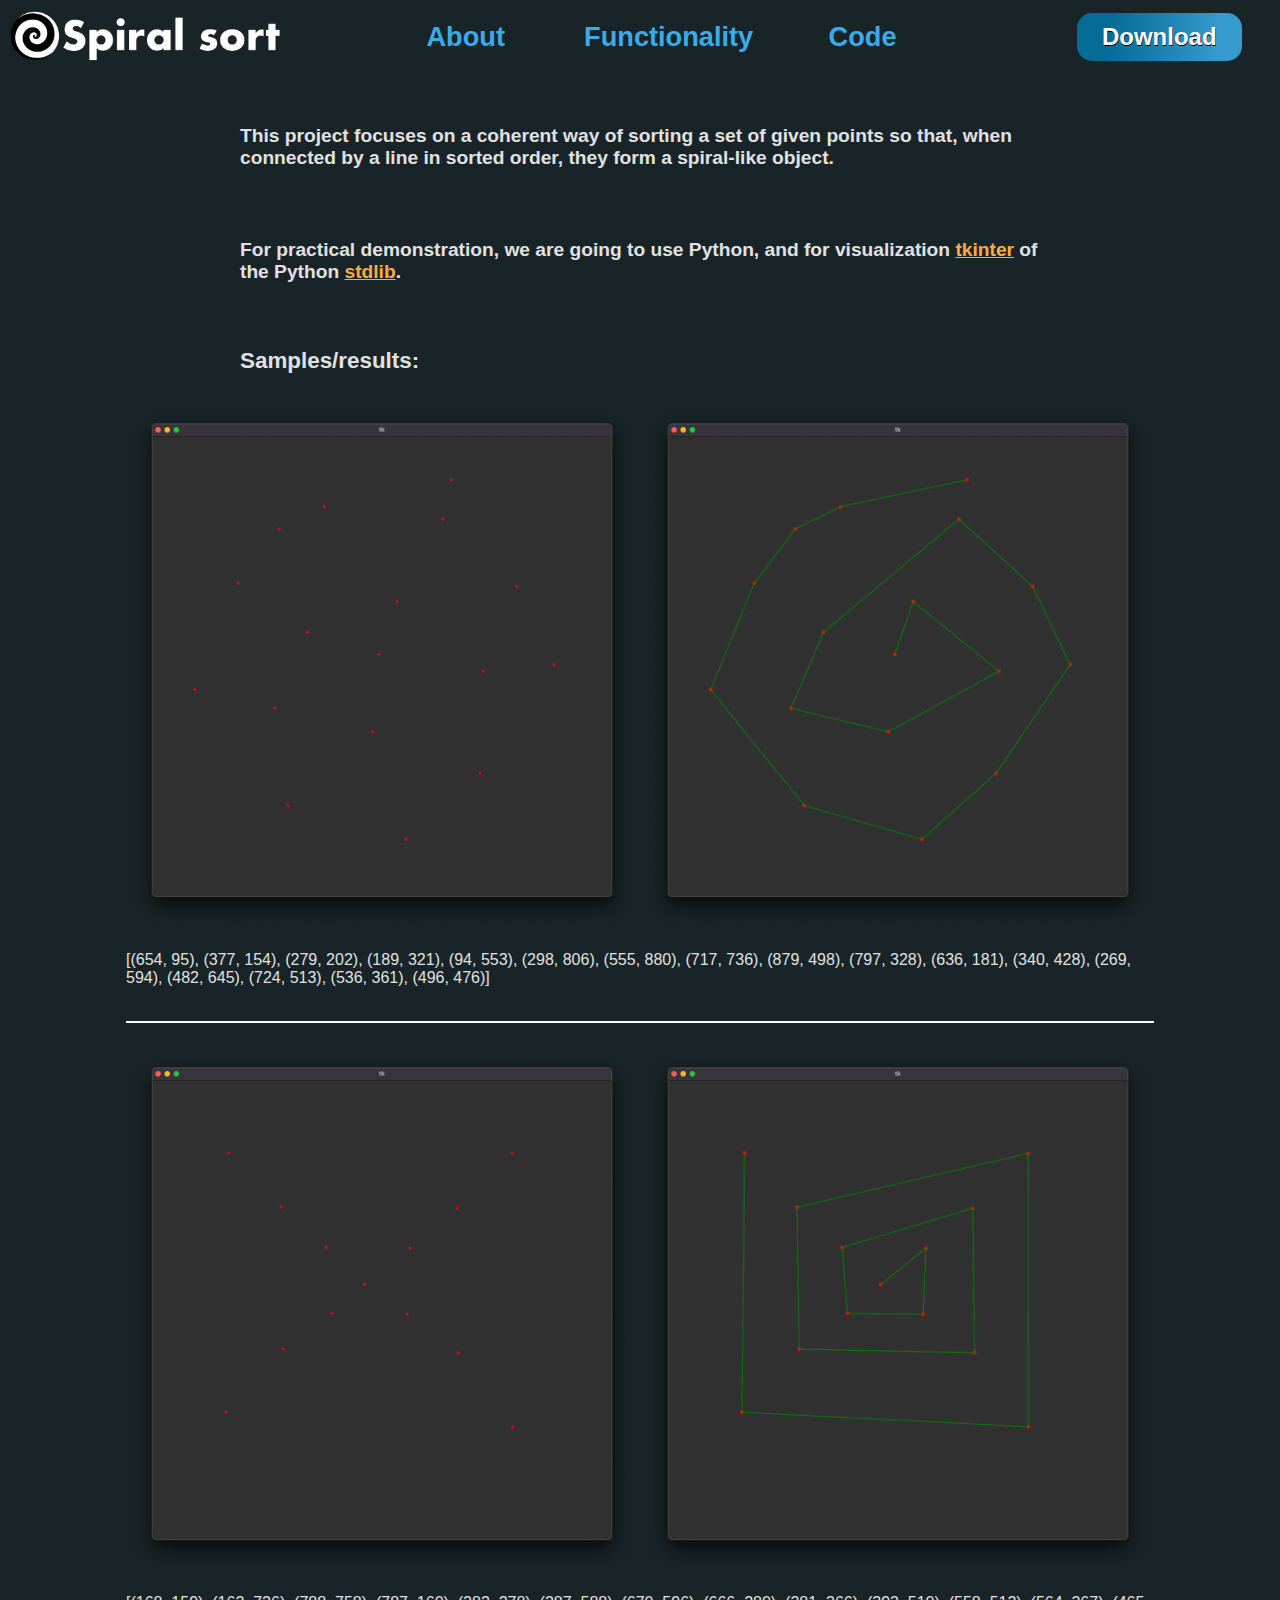
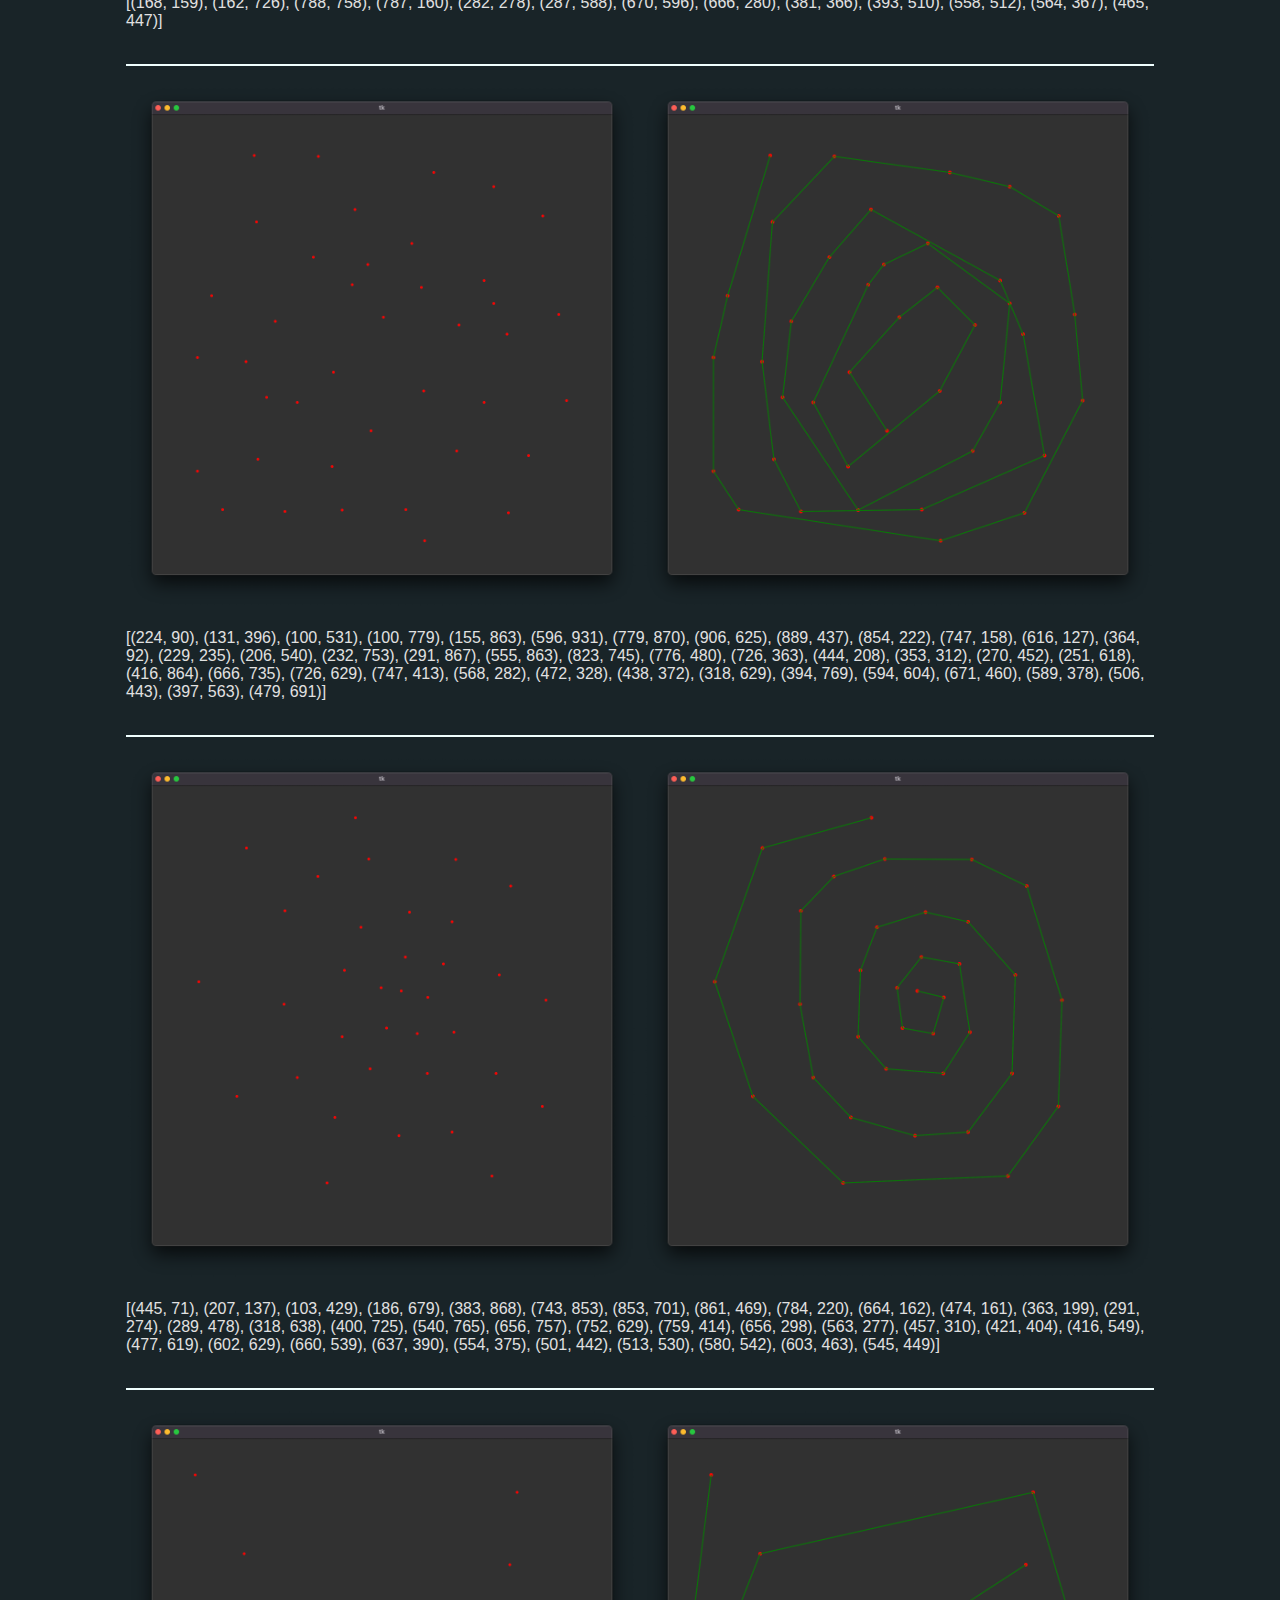
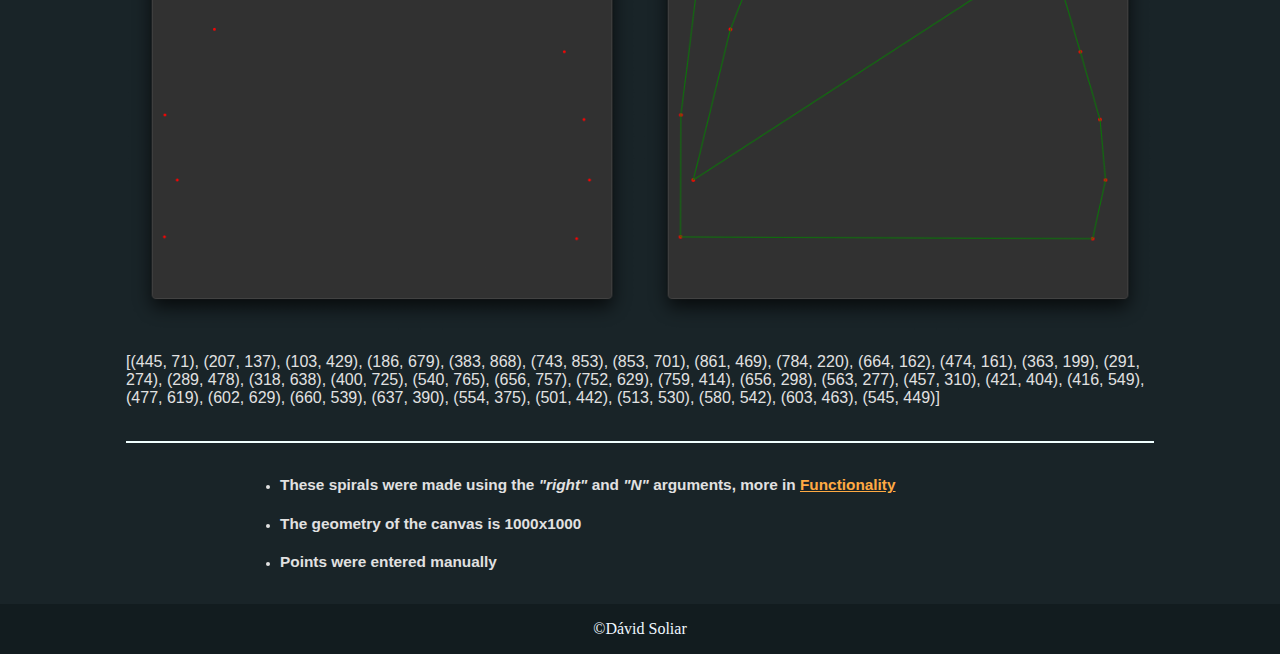
<file: index.html>
<!DOCTYPE html>
<head>
    <title>Spiral sort</title>

    <link rel="stylesheet" href="css/nav.css" type="text/css">
    <link rel="stylesheet" href="css/footer.css" type="text/css">
    <link rel="stylesheet" href="css/index.css" type="text/css">
    <link rel="icon" href="gallery/spiral.png" type="image/x-icon">
    
    <meta charset="UTF-8">
    <meta name="viewport" content="width=device-width, initial-scale=1.0">
    <script src="js/burger.js"></script>
</head>
<body>
    <header class="navigation-bar">
        <a href="index.html" class="logo"><img src="gallery/logo.png" alt="LOGO" class="logo"></a>
        
        <ul class="navigation-links">
            <li><a href="index.html" class="nav-text">About</a></li>
            <li><a href="functionality.html" class="nav-text">Functionality</a></li>
            <li><a href="code.html" class="nav-text">Code</a></li>
        </ul>
        
        <div onclick="location.href='download.html'" class="download-button">Download</div>

        <div class="hamburger" onclick="hamburger_toggle(this)">
            <div class="line1 line"></div>
            <div class="line2 line"></div>
            <div class="line3 line"></div>
        </div>
    </header>
    <div id="top-navigation">
        <ul class="top-navigation-links">
            <li><a href="index.html" class="nav-text">About</a></li>
            <li><a href="functionality.html" class="nav-text">Functionality</a></li>
            <li><a href="code.html" class="nav-text">Code</a></li>
            <li><div onclick="location.href='download.html'" class="top-download-button">Download</div></li>
        </ul>
    </div>
    <div class="main-upper">
        <h4>This project focuses on a coherent way of sorting a set of given points so that, 
        when connected by a line in sorted order, they form a spiral-like object.</h4>
        <br>
        <h4>
        For practical demonstration, we are going to use Python, and for visualization 
        <a href="https://docs.python.org/3/library/tkinter.html" target="_blank">tkinter</a>
        of the Python 
        <a href="https://docs.python.org/3/library/" target="_blank"> stdlib</a>.
        </h4>
        <br>
        <h3>Samples/results:</h3>
    </div>
    <div class="main-mid">
        <div>
            <img src="gallery_about/first_1.png" alt="">
            <img src="gallery_about/first_2.png" alt="">
            <p>[(654, 95), (377, 154), (279, 202), (189, 321), (94, 553), (298, 806), (555, 880), (717, 736), (879, 498), (797, 328), (636, 181), (340, 428), (269, 594), (482, 645), (724, 513), (536, 361), (496, 476)]</p>
            <br>
        </div>
        <div>
            <br>
            <img src="gallery_about/second_1.png" alt="">
            <img src="gallery_about/second_2.png" alt="">
            <p>[(168, 159), (162, 726), (788, 758), (787, 160), (282, 278), (287, 588), (670, 596), (666, 280), (381, 366), (393, 510), (558, 512), (564, 367), (465, 447)]</p>
            <br>
        </div>
        <div>
            <br>
            <img src="gallery_about/third_1.png" alt="">
            <img src="gallery_about/third_2.png" alt="">
            <p>[(224, 90), (131, 396), (100, 531), (100, 779), (155, 863), (596, 931), (779, 870), (906, 625), (889, 437), (854, 222), (747, 158), (616, 127), (364, 92), (229, 235), (206, 540), (232, 753), (291, 867), (555, 863), (823, 745), (776, 480), (726, 363), (444, 208), (353, 312), (270, 452), (251, 618), (416, 864), (666, 735), (726, 629), (747, 413), (568, 282), (472, 328), (438, 372), (318, 629), (394, 769), (594, 604), (671, 460), (589, 378), (506, 443), (397, 563), (479, 691)]</p>
            <br>
        </div>
        <div>
            <br>
            <img src="gallery_about/fourth_1.png" alt="">
            <img src="gallery_about/fourth_2.png" alt="">
            <p>[(445, 71), (207, 137), (103, 429), (186, 679), (383, 868), (743, 853), (853, 701), (861, 469), (784, 220), (664, 162), (474, 161), (363, 199), (291, 274), (289, 478), (318, 638), (400, 725), (540, 765), (656, 757), (752, 629), (759, 414), (656, 298), (563, 277), (457, 310), (421, 404), (416, 549), (477, 619), (602, 629), (660, 539), (637, 390), (554, 375), (501, 442), (513, 530), (580, 542), (603, 463), (545, 449)]</p>
            <br>
        </div>
        <div>
            <br>
            <img src="gallery_about/fifth_1.png" alt="">
            <img src="gallery_about/fifth_2.png" alt="">
            <p>[(445, 71), (207, 137), (103, 429), (186, 679), (383, 868), (743, 853), (853, 701), (861, 469), (784, 220), (664, 162), (474, 161), (363, 199), (291, 274), (289, 478), (318, 638), (400, 725), (540, 765), (656, 757), (752, 629), (759, 414), (656, 298), (563, 277), (457, 310), (421, 404), (416, 549), (477, 619), (602, 629), (660, 539), (637, 390), (554, 375), (501, 442), (513, 530), (580, 542), (603, 463), (545, 449)]</p>
            <br>
        </div>
    </div>
    <div class="main-bottom main-upper">
        <ul type="circle">
            <li>
                <h4>These spirals were made using the <i>"right"</i> and <i>"N"</i> arguments, more in <a href="functionality.html">Functionality</a></h4>
            </li>
            <li>
                <h4>The geometry of the canvas is 1000x1000</h4>
            </li>
            <li>
                <h4>Points were entered manually</h4>
            </li>
        </ul>
    </div>
    <footer>
        <p>©Dávid Soliar</p>
    </footer>
</body>
</file>
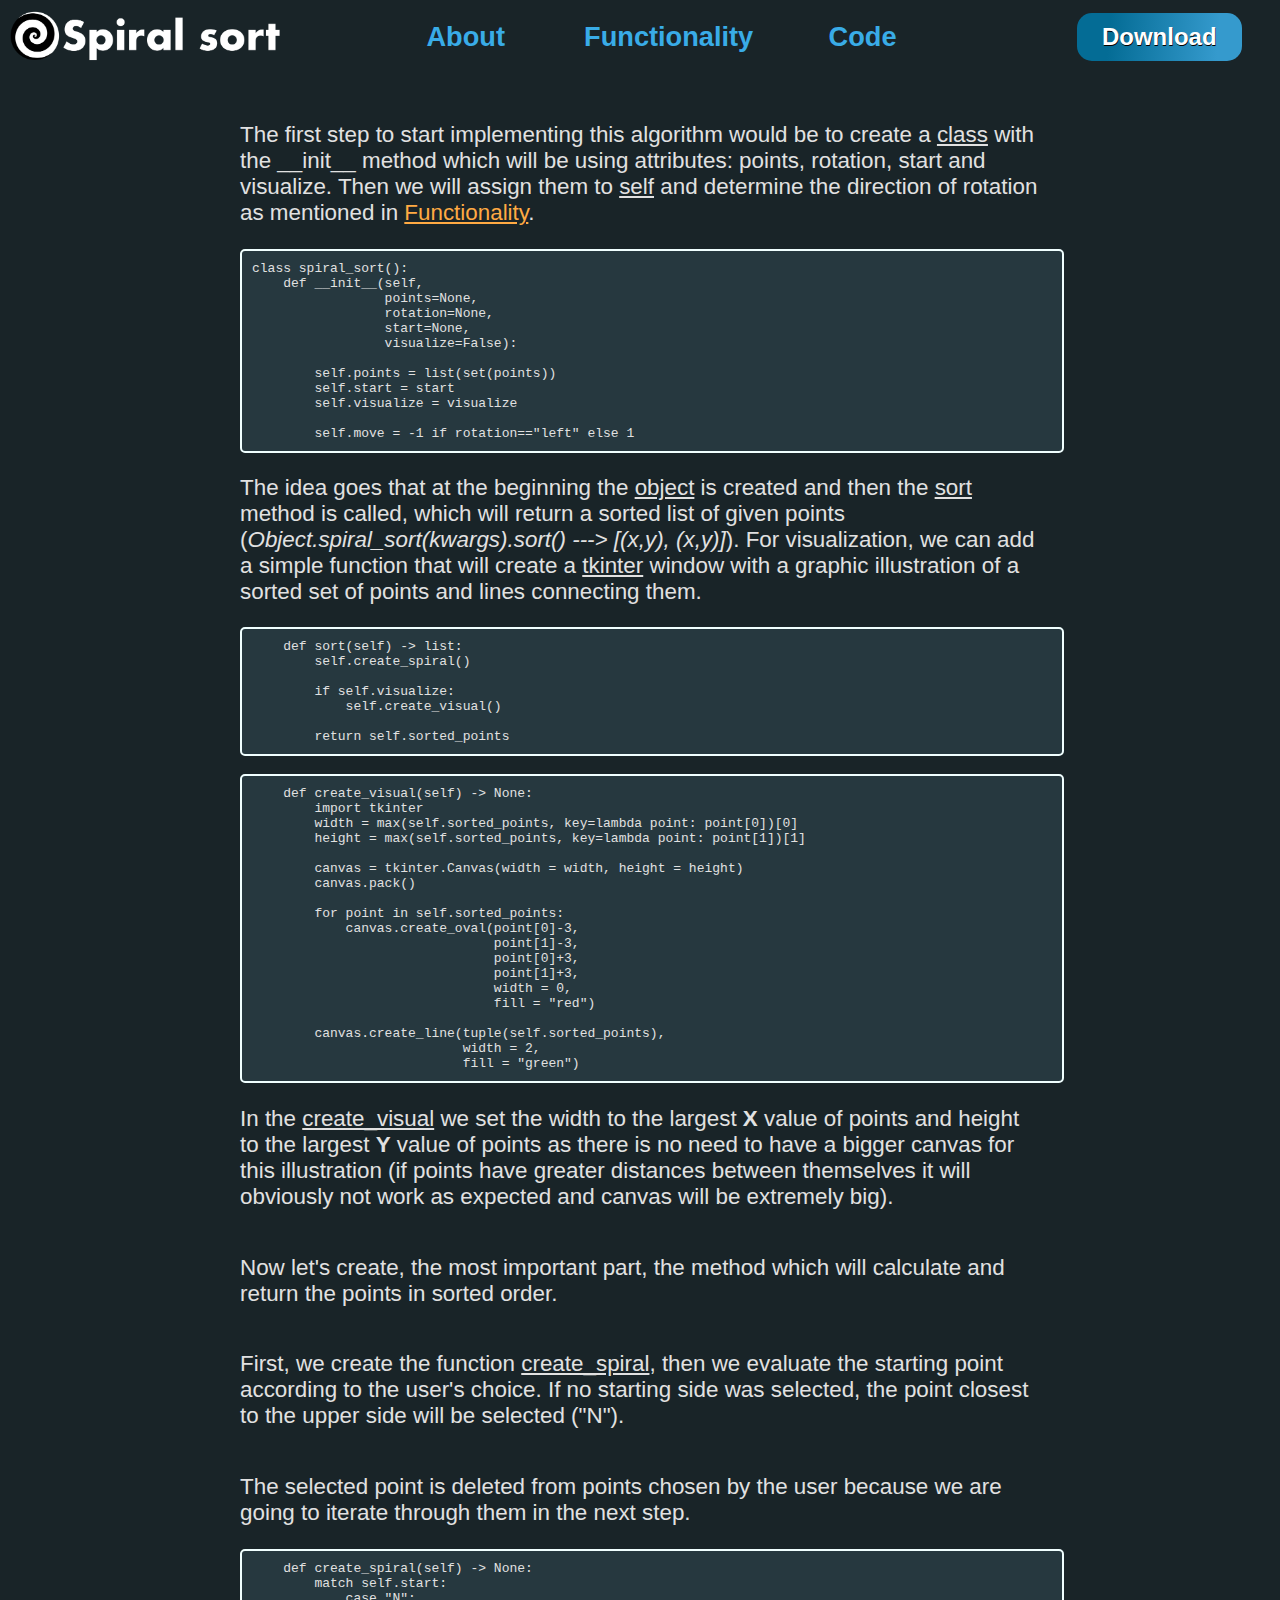
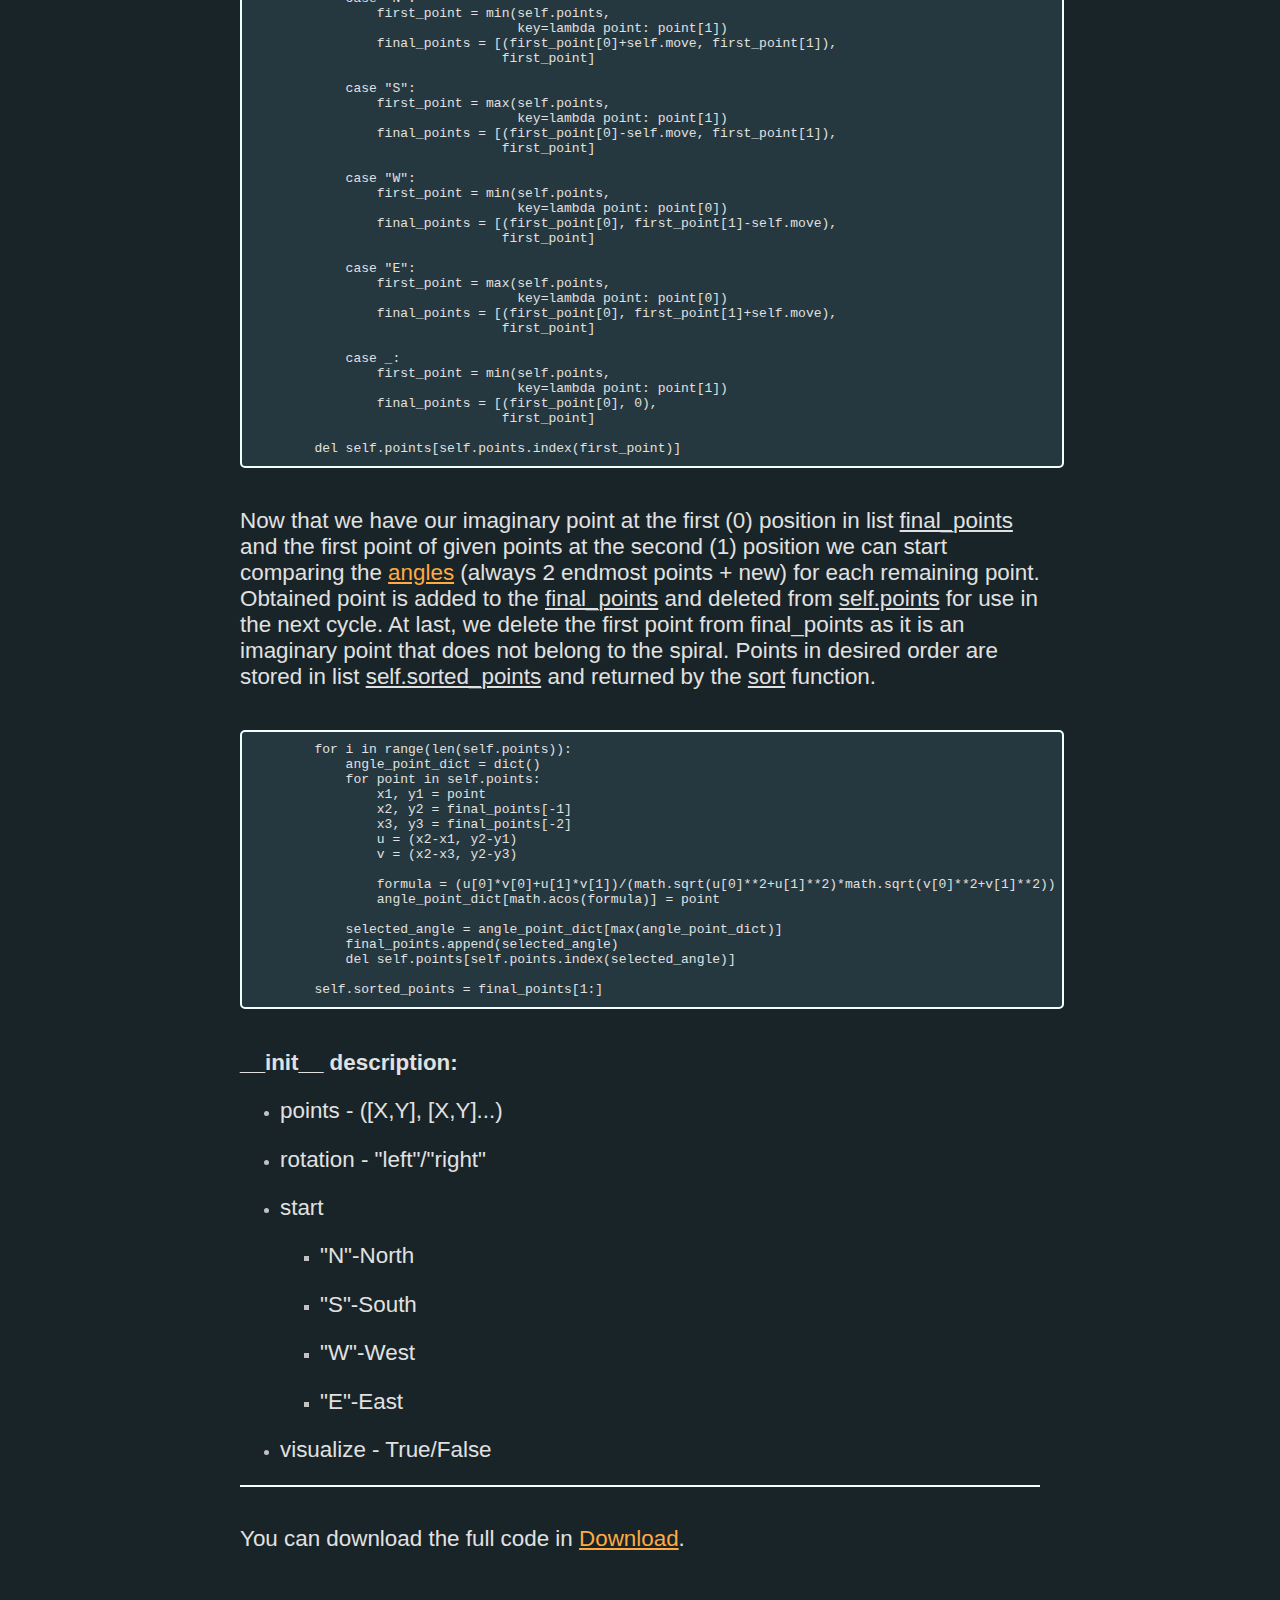
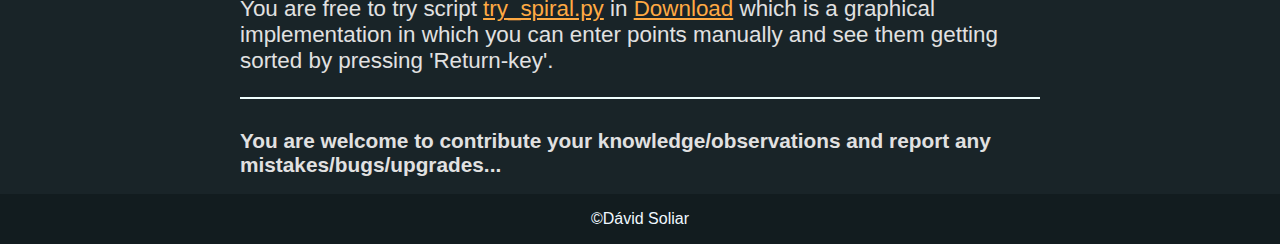
<file: code.html>
<!DOCTYPE html>
<head>
    <title>Spiral sort</title>

    <link rel="stylesheet" href="css/nav.css" type="text/css">
    <link rel="stylesheet" href="css/footer.css" type="text/css">
    <link rel="stylesheet" href="css/code.css" type="text/css">
    <link rel="icon" href="gallery/spiral.png" type="image/x-icon">
    
    <meta charset="UTF-8">
    <meta name="viewport" content="width=device-width, initial-scale=1.0">
    <script src="js/burger.js"></script>
</head>
<body>
    <header class="navigation-bar">
        <a href="index.html" class="logo"><img src="gallery/logo.png" alt="LOGO" class="logo"></a>
        
        <ul class="navigation-links">
            <li><a href="index.html" class="nav-text">About</a></li>
            <li><a href="functionality.html" class="nav-text">Functionality</a></li>
            <li><a href="code.html" class="nav-text">Code</a></li>
        </ul>
        
        <div onclick="location.href='download.html'" class="download-button">Download</div>

        <div class="hamburger" onclick="hamburger_toggle(this)">
            <div class="line1 line"></div>
            <div class="line2 line"></div>
            <div class="line3 line"></div>
        </div>
    </header>
    <div id="top-navigation">
        <ul class="top-navigation-links">
            <li><a href="index.html" class="nav-text">About</a></li>
            <li><a href="functionality.html" class="nav-text">Functionality</a></li>
            <li><a href="code.html" class="nav-text">Code</a></li>
            <li><div onclick="location.href='download.html'" class="top-download-button">Download</div></li>
        </ul>
    </div>
    <div class="main">
        <p>The first step to start implementing this algorithm would be to create a
        <u>class</u> with the __init__ method which will be using attributes: points, 
        rotation, start and visualize. Then we will assign them to <u>self</u> and determine
        the direction of rotation as mentioned in <a href="functionality.html">Functionality</a>.</p>
        <pre class="code-container">
class spiral_sort():
    def __init__(self,
                 points=None,
                 rotation=None,
                 start=None,
                 visualize=False):

        self.points = list(set(points))
        self.start = start
        self.visualize = visualize

        self.move = -1 if rotation=="left" else 1</pre>
        <p>The idea goes that at the beginning the <u>object</u> is created and then 
        the <u>sort</u> method is called, which will return a sorted list of given points 
        (<i>Object.spiral_sort(kwargs).sort() ---> [(x,y), (x,y)]</i>).
        For visualization, we can add a simple function that will create a <u>tkinter</u> 
        window with a graphic illustration of a sorted set of points and lines connecting them.</p>
        <pre class="code-container">
    def sort(self) -> list:
        self.create_spiral()

        if self.visualize:
            self.create_visual()

        return self.sorted_points</pre>
        <br>
        <pre class="code-container">
    def create_visual(self) -> None:
        import tkinter
        width = max(self.sorted_points, key=lambda point: point[0])[0]
        height = max(self.sorted_points, key=lambda point: point[1])[1]
    
        canvas = tkinter.Canvas(width = width, height = height)
        canvas.pack()
    
        for point in self.sorted_points:
            canvas.create_oval(point[0]-3,
                               point[1]-3,
                               point[0]+3,
                               point[1]+3,
                               width = 0, 
                               fill = "red")
    
        canvas.create_line(tuple(self.sorted_points),
                           width = 2,
                           fill = "green")</pre>
        <p>In the <u>create_visual</u> we set the width to the largest <b>X</b> value 
        of points and height to the largest <b>Y</b> value of points as there is
        no need to have a bigger canvas for this illustration (if points have greater distances
        between themselves it will obviously not work as expected and canvas will be extremely big).</p>
        <p>Now let's create, the most important part, the method which will calculate and 
        return the points in sorted order.</p>
        <p>First, we create the function <u>create_spiral</u>, then we evaluate the starting point according 
        to the user's choice. If no starting side was selected, the point closest to the upper 
        side will be selected ("N").</p>
        <p>The selected point is deleted from points chosen by the user because we are going 
        to iterate through them in the next step.</p>
        <pre class="code-container">
    def create_spiral(self) -> None:
        match self.start:
            case "N":
                first_point = min(self.points,
                                  key=lambda point: point[1])
                final_points = [(first_point[0]+self.move, first_point[1]),
                                first_point]

            case "S":
                first_point = max(self.points,
                                  key=lambda point: point[1])
                final_points = [(first_point[0]-self.move, first_point[1]),
                                first_point]

            case "W":
                first_point = min(self.points,
                                  key=lambda point: point[0])
                final_points = [(first_point[0], first_point[1]-self.move),
                                first_point]

            case "E":
                first_point = max(self.points,
                                  key=lambda point: point[0])
                final_points = [(first_point[0], first_point[1]+self.move),
                                first_point]

            case _:
                first_point = min(self.points,
                                  key=lambda point: point[1])
                final_points = [(first_point[0], 0),
                                first_point]
    
        del self.points[self.points.index(first_point)]</pre>
        <br>
        <p>Now that we have our imaginary point at the first (0) position in list <u>final_points</u>
        and the first point of given points at the second (1) position we can start comparing the 
        <a href="https://en.wikipedia.org/wiki/Dot_product">angles</a> 
        (always 2 endmost points + new) for each remaining point.
        Obtained point is added to the <u>final_points</u> and deleted from <u>self.points</u> for 
        use in the next cycle. At last, we delete the first point from final_points as it is an imaginary point
        that does not belong to the spiral. Points in desired order are stored in list <u>self.sorted_points</u>
        and returned by the <u>sort</u> function.</p>
        <br>
        <pre class="code-container">
        for i in range(len(self.points)):
            angle_point_dict = dict()
            for point in self.points:
                x1, y1 = point
                x2, y2 = final_points[-1]
                x3, y3 = final_points[-2]
                u = (x2-x1, y2-y1)
                v = (x2-x3, y2-y3)

                formula = (u[0]*v[0]+u[1]*v[1])/(math.sqrt(u[0]**2+u[1]**2)*math.sqrt(v[0]**2+v[1]**2))
                angle_point_dict[math.acos(formula)] = point

            selected_angle = angle_point_dict[max(angle_point_dict)]
            final_points.append(selected_angle)
            del self.points[self.points.index(selected_angle)]

        self.sorted_points = final_points[1:]</pre>
        <br>
        <p id="init-description-p"><b>__init__ description: </b></p>
        <ul id="init-description-ul">
            <li><p>points - ([X,Y], [X,Y]...)</p></li>
            <li><p>rotation - "left"/"right"</p></li>
            <li><p>start</p></li>
            <ul id="sides">
                <li><p>"N"-North</p></li>
                <li><p>"S"-South</p></li>
                <li><p>"W"-West</p></li>
                <li><p>"E"-East</p></li>
            </ul>
            <li><p>visualize - True/False</p></li>
        </ul>
        <p>You can download the full code in <a href="download.html">Download</a>.</p>
        <p>You are free to try script <a href="python_implementation/try_spiral.py">try_spiral.py</a> in 
        <a href="download.html">Download</a> which is a graphical implementation in
        which you can enter points manually and see them getting sorted by pressing 'Return-key'.</p>
    </div>
    <div class="main-bottom main">
        <h2>You are welcome to contribute your knowledge/observations 
        and report any mistakes/bugs/upgrades...</h2>
    </div>
    <footer>
        <p>©Dávid Soliar</p>
    </footer>
</body>
</file>
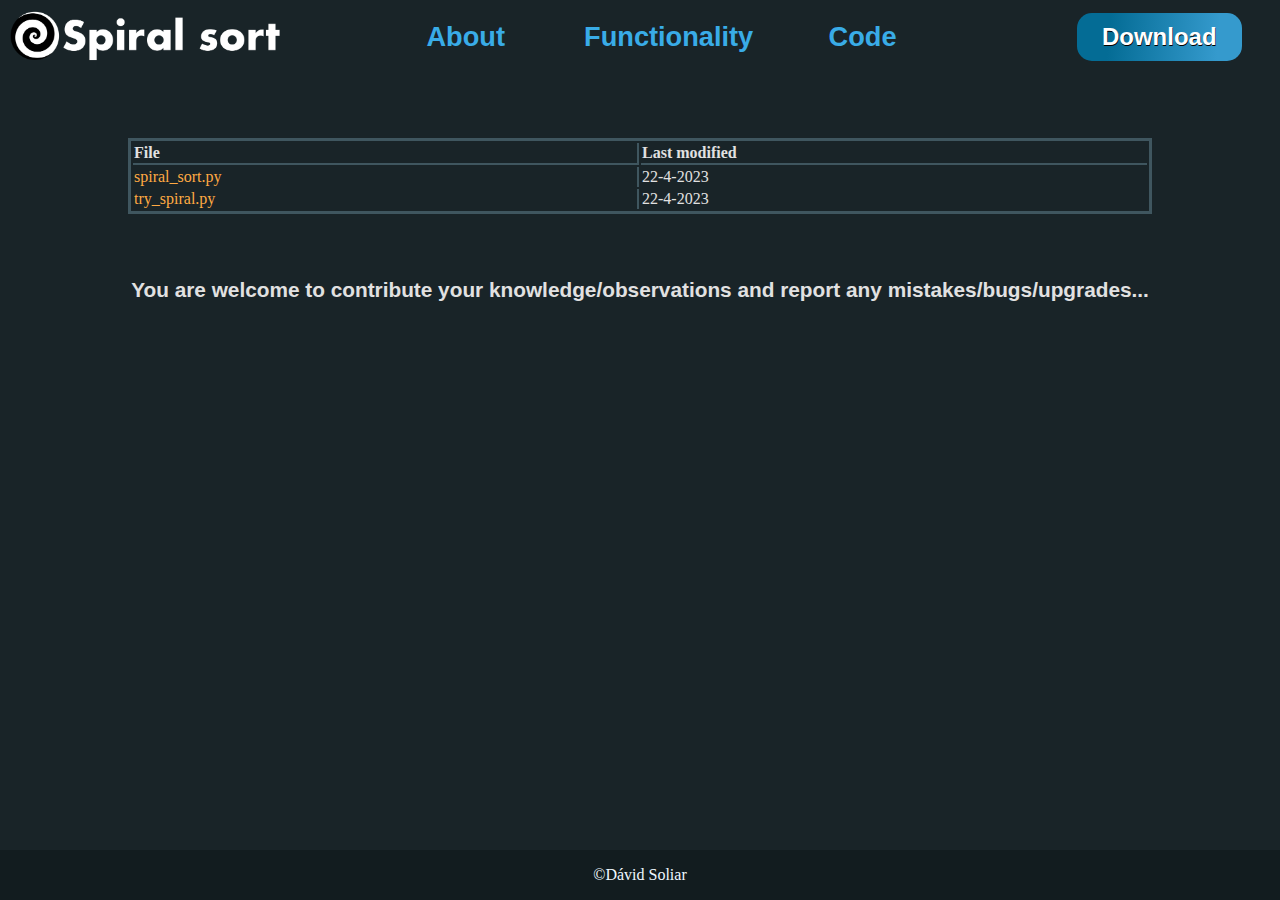
<file: download.html>
<!DOCTYPE html>
<head>
    <title>Spiral sort</title>

    <link rel="stylesheet" href="css/nav.css" type="text/css">
    <link rel="stylesheet" href="css/footer.css" type="text/css">
    <link rel="stylesheet" href="css/download.css" type="text/css">
    <link rel="icon" href="gallery/spiral.png" type="image/x-icon">
    
    <meta charset="UTF-8">
    <meta name="viewport" content="width=device-width, initial-scale=1.0">
    <script src="js/burger.js"></script>
</head>
<body>
    <header class="navigation-bar">
        <a href="index.html" class="logo"><img src="gallery/logo.png" alt="LOGO" class="logo"></a>
        
        <ul class="navigation-links">
            <li><a href="index.html" class="nav-text">About</a></li>
            <li><a href="functionality.html" class="nav-text">Functionality</a></li>
            <li><a href="code.html" class="nav-text">Code</a></li>
        </ul>
        
        <div onclick="location.href='download.html'" class="download-button">Download</div>

        <div class="hamburger" onclick="hamburger_toggle(this)">
            <div class="line1 line"></div>
            <div class="line2 line"></div>
            <div class="line3 line"></div>
        </div>
    </header>
    <div id="top-navigation">
        <ul class="top-navigation-links">
            <li><a href="index.html" class="nav-text">About</a></li>
            <li><a href="functionality.html" class="nav-text">Functionality</a></li>
            <li><a href="code.html" class="nav-text">Code</a></li>
            <li><div onclick="location.href='download.html'" class="top-download-button">Download</div></li>
        </ul>
    </div>
    <div class="main">
        <table>
            <tr>
                <th style="border-right: 2px solid rgb(63, 86, 95)"><p>File</p></th>
                <th><p>Last modified</p></th>
            </tr>
            <tr>
                <td style="border-right: 2px solid rgb(63, 86, 95)"><a href="python_implementation/spiral_sort.py">spiral_sort.py</a></td>
                <td><p>22-4-2023</p></td>
            </tr>
            <tr>
                <td style="border-right: 2px solid rgb(63, 86, 95)"><a href="python_implementation/try_spiral.py">try_spiral.py</a></td>
                <td><p>22-4-2023</p></td>
            </tr>
        </table>
        <h2>You are welcome to contribute your knowledge/observations 
            and report any mistakes/bugs/upgrades...</h2>
    </div>
    <footer>
        <p>©Dávid Soliar</p>
    </footer>
</body>
</file>
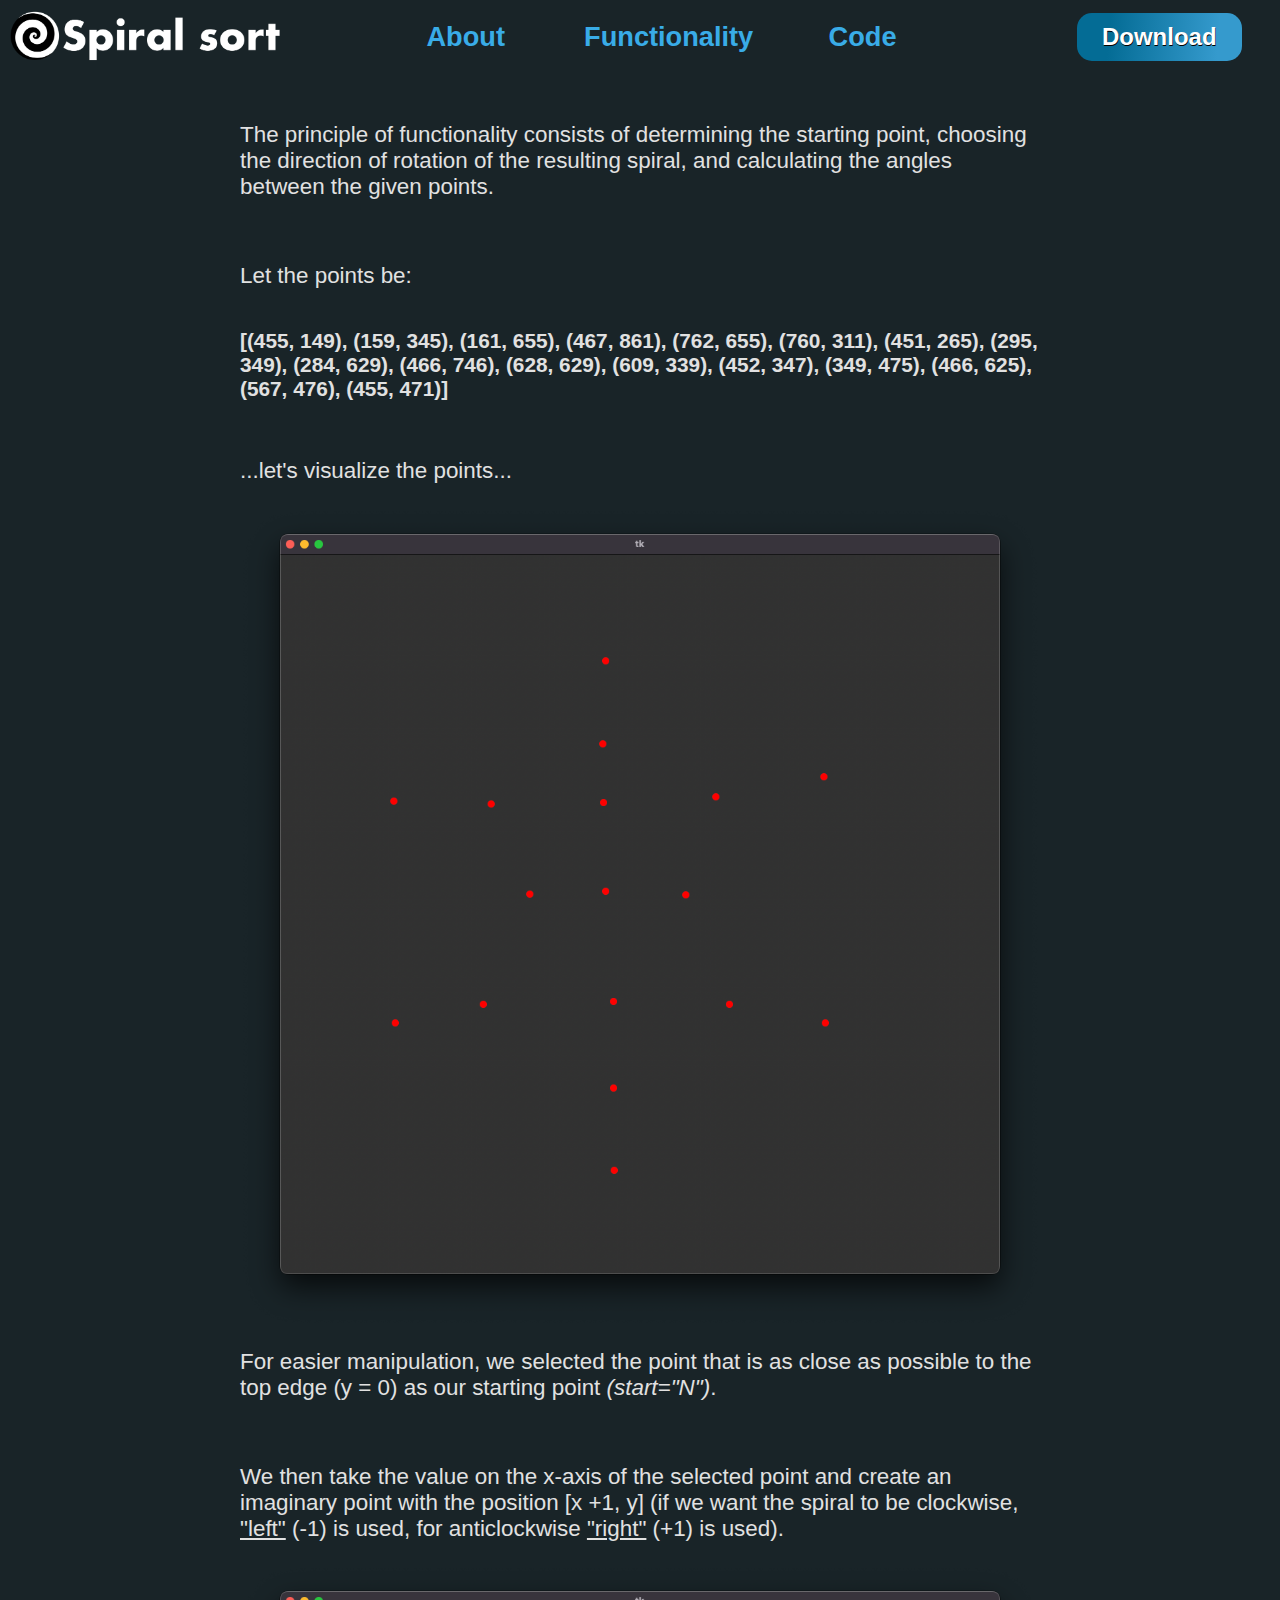
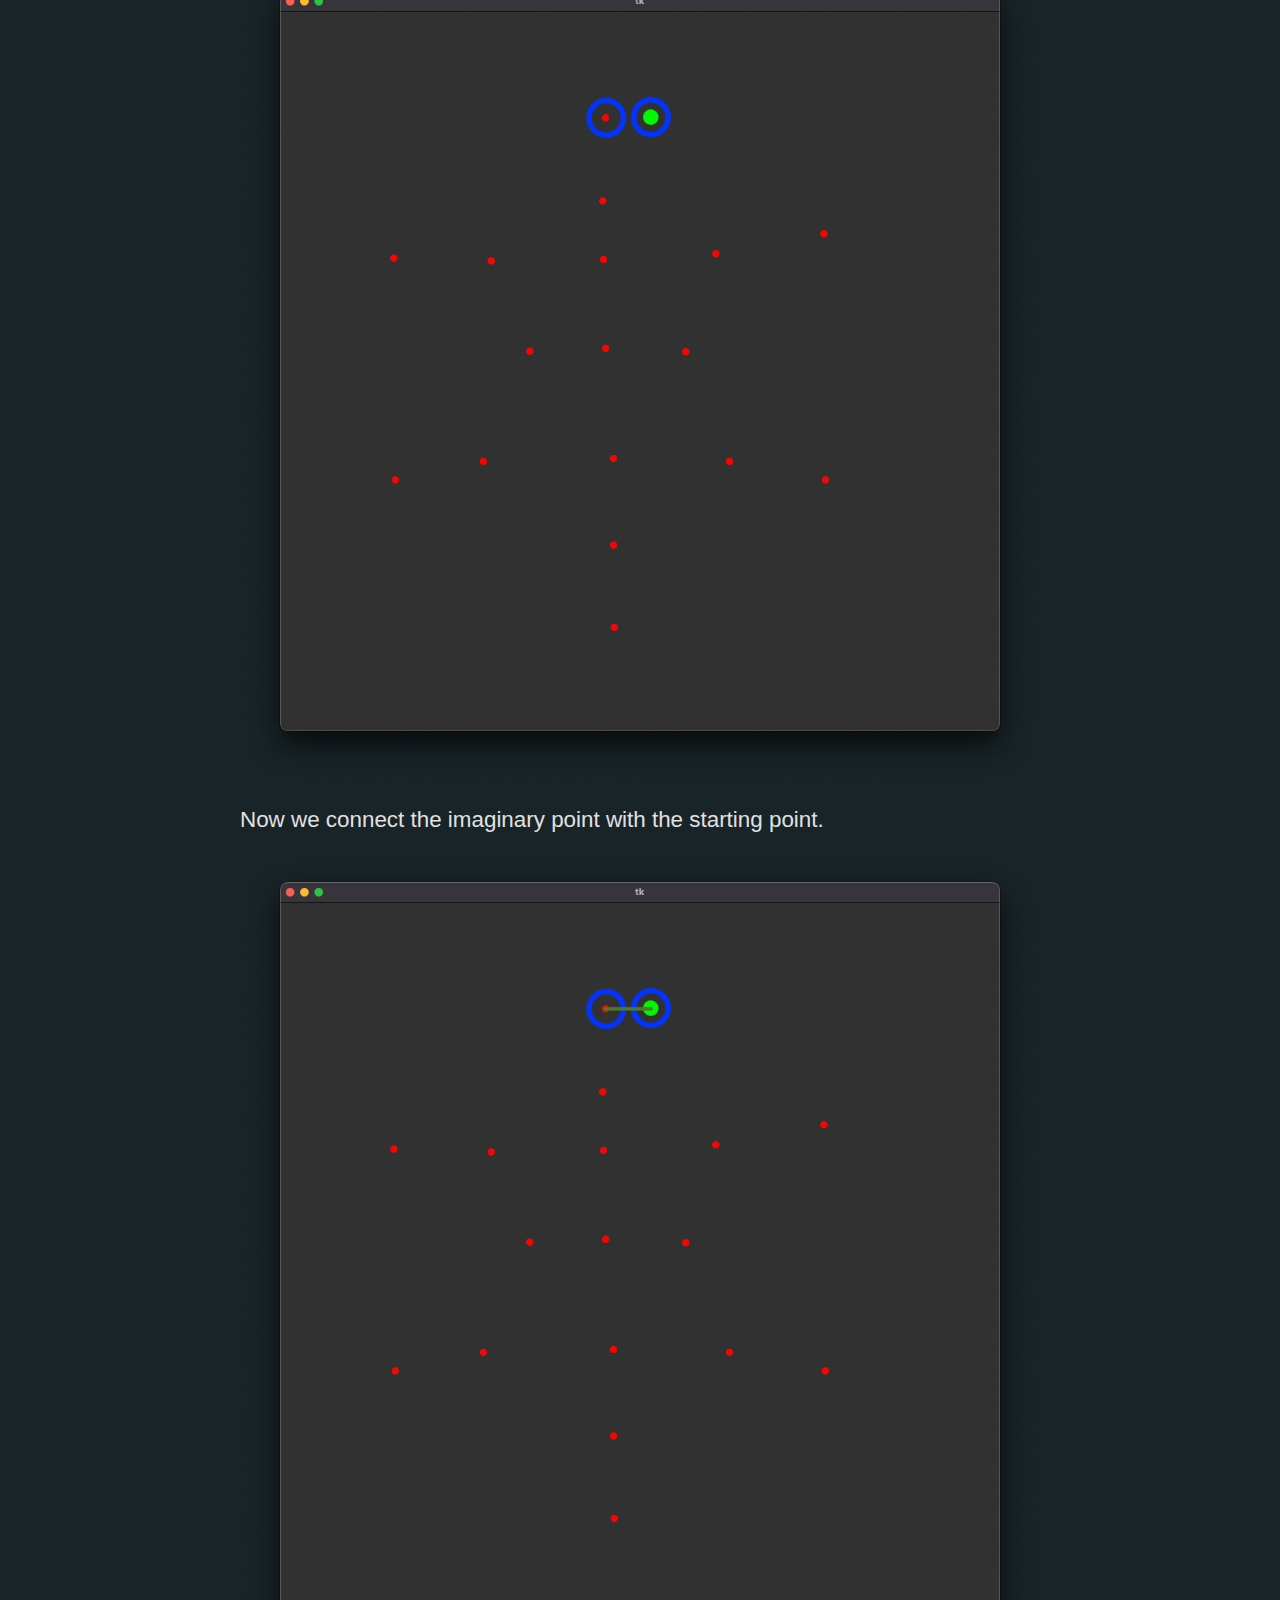
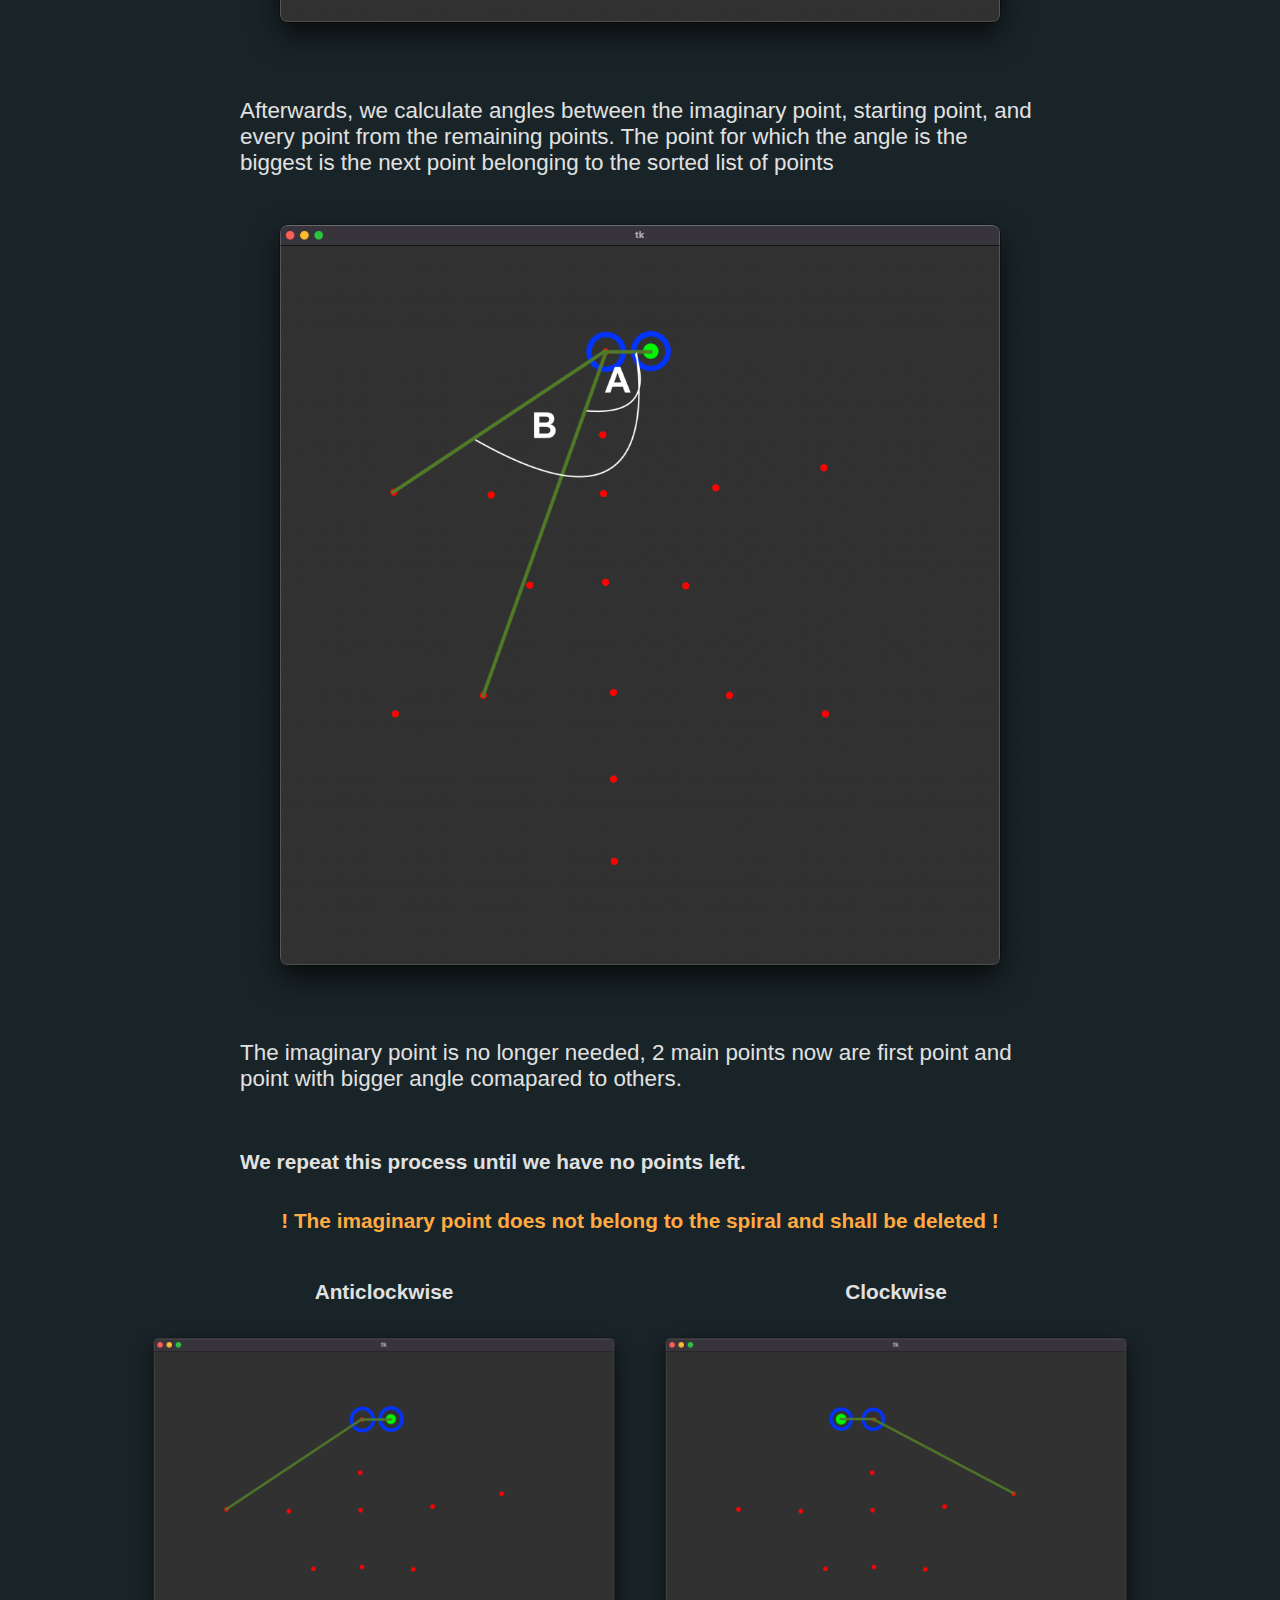
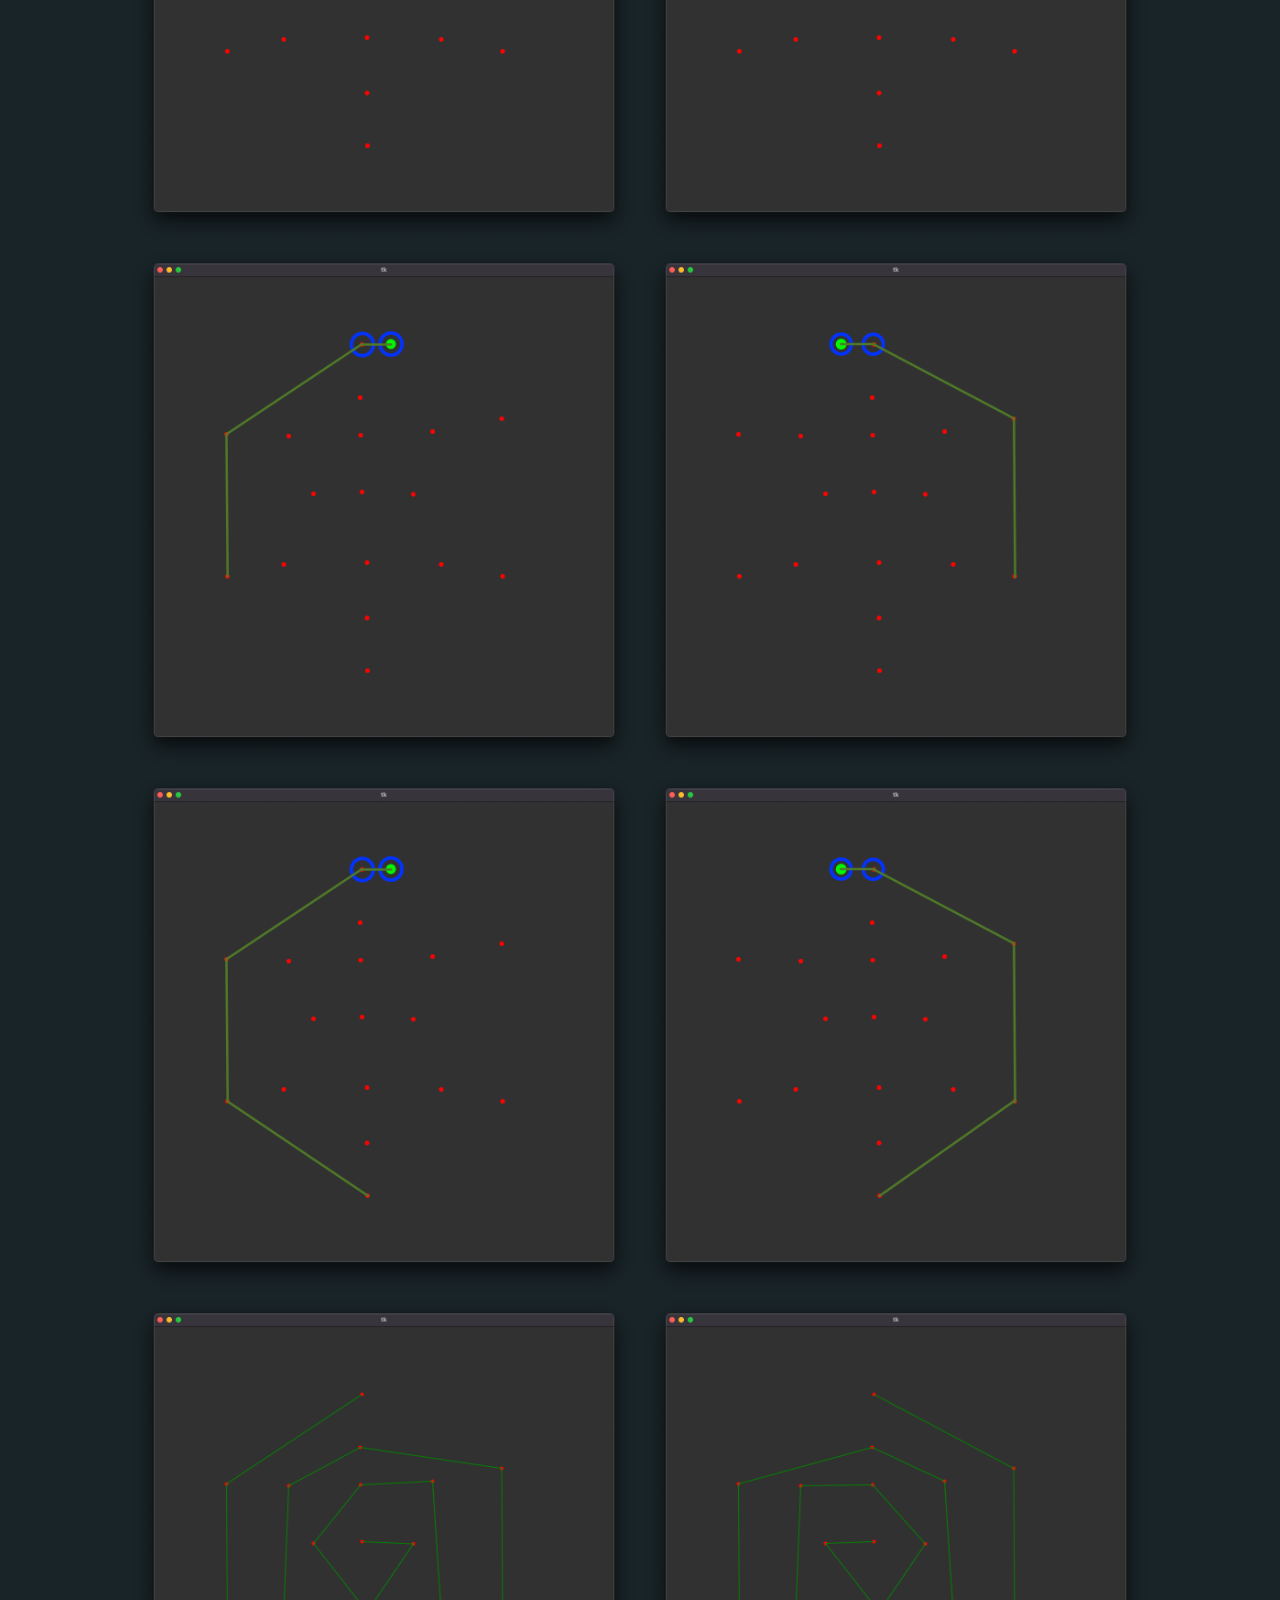
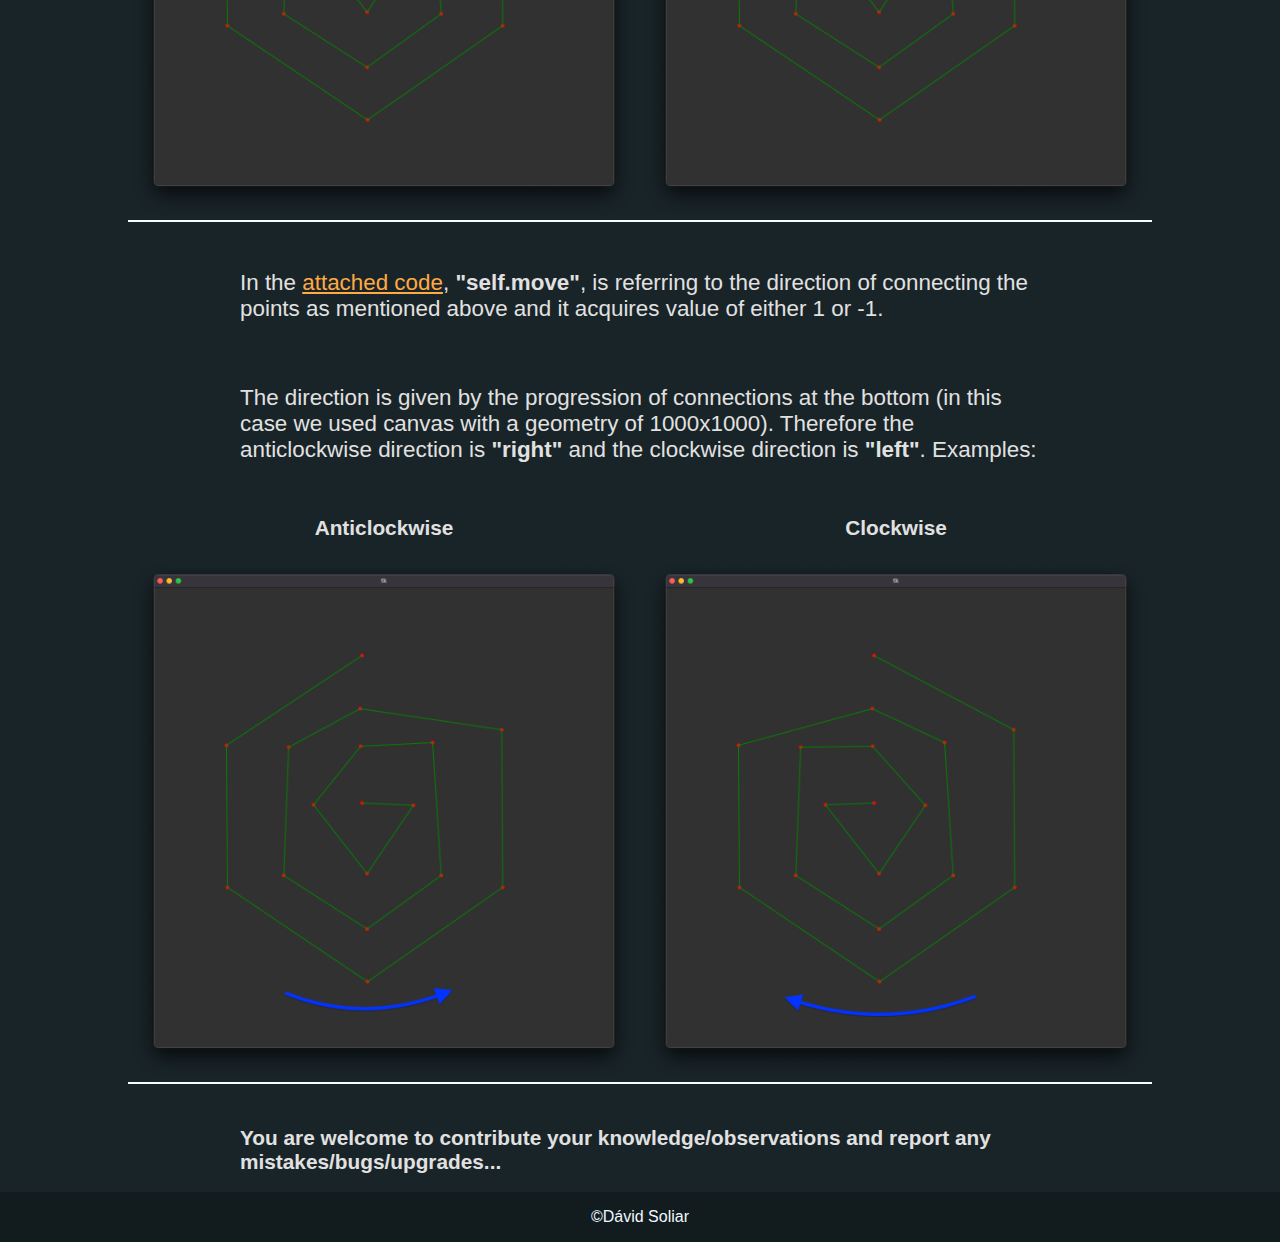
<file: functionality.html>
<!DOCTYPE html>
<head>
    <title>Spiral sort</title>

    <link rel="stylesheet" href="css/nav.css" type="text/css">
    <link rel="stylesheet" href="css/footer.css" type="text/css">
    <link rel="stylesheet" href="css/functionality.css" type="text/css">
    <link rel="icon" href="gallery/spiral.png" type="image/x-icon">
    
    <meta charset="UTF-8">
    <meta name="viewport" content="width=device-width, initial-scale=1.0">
    <script src="js/burger.js"></script>
    </script>
</head>
<body>
    <header class="navigation-bar">
        <a href="index.html" class="logo"><img src="gallery/logo.png" alt="LOGO" class="logo"></a>
        
        <ul class="navigation-links">
            <li><a href="index.html" class="nav-text">About</a></li>
            <li><a href="functionality.html" class="nav-text">Functionality</a></li>
            <li><a href="code.html" class="nav-text">Code</a></li>
        </ul>
        
        <div onclick="location.href='download.html'" class="download-button">Download</div>

        <div class="hamburger" onclick="hamburger_toggle(this)">
            <div class="line1 line"></div>
            <div class="line2 line"></div>
            <div class="line3 line"></div>
        </div>
    </header>
    <div id="top-navigation">
        <ul class="top-navigation-links">
            <li><a href="index.html" class="nav-text">About</a></li>
            <li><a href="functionality.html" class="nav-text">Functionality</a></li>
            <li><a href="code.html" class="nav-text">Code</a></li>
            <li><div onclick="location.href='download.html'" class="top-download-button">Download</div></li>
        </ul>
    </div>
    <div class="main">
        <p>The principle of functionality consists of determining the starting point, 
        choosing the direction of rotation of the resulting spiral, and calculating the angles 
        between the given points.</p>
        <br>
        <p>Let the points be:</p>
        <h2>[(455, 149), (159, 345), (161, 655), (467, 861), (762, 655), (760, 311), 
        (451, 265), (295, 349), (284, 629), (466, 746), (628, 629), (609, 339), 
        (452, 347), (349, 475), (466, 625), (567, 476), (455, 471)]</h2>
        <br>
        <p>...let's visualize the points...</p>
        <img src="gallery_usage/only_points.png" alt="">
        <p>For easier manipulation, we selected the point that is as close 
        as possible to the top edge (y = 0) as our starting point <i>(start="N")</i>.</p>
        <br>
        <p>We then take the value on the x-axis of the selected point and create an
        imaginary point with the position [x +1, y] (if we want the spiral to be clockwise,
        <u>"left"</u> (-1) is used, for anticlockwise <u>"right"</u> (+1) is used).</p>
        <img src="gallery_usage/imaginary_point.png" alt="">
        <p>Now we connect the imaginary point with the starting point.</p>
        <img src="gallery_usage/first_line.png" alt="">
        <p>Afterwards, we calculate angles between the imaginary point, 
        starting point, and every point from the remaining points. The point for which the angle is the biggest is the next point
        belonging to the sorted list of points</p>
        <img src="gallery_usage/calculating_second_point.png" alt="">
        <p>The imaginary point is no longer needed, 2 main points now are first point and point with bigger angle comapared to others.</p>
        <br>
        <h2>We repeat this process until we have no points left.</h2>
        <h2 id="imaginary-point-warning"><b>!</b> The imaginary point does not 
        belong to the spiral and shall be deleted <b>!</b></h2>
    </div>
    <div class="connecting-points">
        <h2>Anticlockwise</h2>
        <h2>Clockwise</h2>
        <img src="gallery_usage/anticlockwise_1.png" alt="">
        <img src="gallery_usage/clockwise_1.png" alt="">            
        <img src="gallery_usage/anticlockwise_2.png" alt="">
        <img src="gallery_usage/clockwise_2.png" alt="">
        <img src="gallery_usage/anticlockwise_3.png" alt="">
        <img src="gallery_usage/clockwise_3.png" alt="">
        <img src="gallery_usage/final_anticlockwise.png" alt="">
        <img src="gallery_usage/final_clockwise.png" alt="">
    </div>
    <div class="main">
        <p>In the <a href="download.html">attached code</a>, <b>"self.move"</b>, is
        referring to the direction of connecting the points as mentioned above and it acquires value of either 1 or -1.</p>
        <br>
        <p>The direction is given by the progression of connections at the bottom (in this 
        case we used canvas with a geometry of 1000x1000). Therefore the anticlockwise
        direction is <b>"right"</b> and the clockwise direction is <b>"left"</b>. Examples:</p>
    </div>
    <div class="connecting-points">
        <h2>Anticlockwise</h2>
        <h2>Clockwise</h2>
        <img src="gallery_usage/right.png" alt="">
        <img src="gallery_usage/left.png" alt="">
    </div>
    <div class="main">
        <h2>You are welcome to contribute your knowledge/observations 
        and report any mistakes/bugs/upgrades...</h2>
    </div>
    <footer>
        <p>©Dávid Soliar</p>
    </footer>
</body>
</file>
<file: css/nav.css>
body {
    margin: 0;
    background-color: rgb(25,36,40);
    display: flex;
    flex-direction: column;
    min-height: 100vh;
}

a:link, a:visited {
    text-decoration:none;
 }

.navigation-bar {
    display: grid;
    grid-template-columns: 1fr 1fr 1fr;
    align-items: center;
    background-color: rgb(25,36,40);
    max-width: 100%;
}

.navigation-links {
    display: flex;
    list-style: none;
    justify-content: center;
}

.nav-text {
    text-decoration: none;
    justify-content: center;
    align-items: center;
    font-family:'Gill Sans', 'Gill Sans MT', Calibri, 'Trebuchet MS', sans-serif;
    font-size: 2.1em;
    font-weight: 600;
    color: rgb(57,172,231);
    padding: 10px;
    padding-left: 20px;
    padding-right: 20px;
    transition: all 0.5s;
}

.nav-text:hover {
    color: rgb(4, 108, 149);
    text-shadow: rgb(141, 216, 251) 1px 0 1px;
}

.navigation-links li {
    margin-left: 10%;
    margin-right: 10%;
}

.logo {
    text-decoration: none;
    max-width: 350px;
    margin: 5px;
    margin-left: 2%;
    transition: all 0.4s;
}

.download-button {
    display: visible;
    margin-right: 3vw;
    cursor: pointer;
    font-family: 'Trebuchet MS', 'Lucida Sans Unicode', 'Lucida Grande', 'Lucida Sans', Arial, sans-serif;
    font-size: 1.9em;
    text-shadow: 0.5px 0.5px black;
    font-weight: 700;
    justify-self: end;
    color: white;
    padding: 10px;
    padding-left: 45px;
    padding-right: 45px;
    border-style: none;
    border-radius: 15px;
    background-image: linear-gradient(95deg, rgb(4, 108, 149) 20%, rgb(53, 154, 205) 85%);
    transition: all 0.3s;
    transition-timing-function: linear;
    box-shadow: none;
}

.download-button:hover {
    box-shadow: 0 0 2px 2px rgb(141, 216, 251);
}

.hamburger {
    display: none;
    margin-right: 10px;
    justify-self: end;
}

.line {
    display: visible;
    width: 36px;
    height: 8px;
    margin: 5px 0;
    transition: 0.7s;
    background-color: white;
    border-radius: 4px;
}

.lines-change .line1 {
    transform: translate(0, 13px) rotate(-45deg)
}

.lines-change .line3 {
    transform: translate(0, -13px) rotate(45deg)
}

.lines-change .line2 {
    opacity: 0;
}

#top-navigation {
    display: none;
    grid-template-rows: auto;
    justify-content: center;
    align-items: center;
    width: 100vw;
    height: 90vh;
    background-color: rgb(25,36,40);
    margin: 0;
    padding: 0;
    grid-template-rows: 1fr;
}

.top-navigation-links {
    display: grid;
    list-style: none;
    grid-template-rows: 1fr;
    row-gap: 10vh;
    justify-items: center;
    padding-inline-start: 0;
}

.top-download-button {
    display: visible;
    cursor: pointer;
    font-family: 'Trebuchet MS', 'Lucida Sans Unicode', 'Lucida Grande', 'Lucida Sans', Arial, sans-serif;
    font-size: 2.8em;
    text-shadow: 0.5px 0.5px black;
    font-weight: 700;
    color: white;
    padding: 10px;
    padding-left: 45px;
    padding-right: 45px;
    border-style: none;
    border-radius: 15px;
    background-image: linear-gradient(95deg, rgb(4, 108, 149) 20%, rgb(53, 154, 205) 85%);
    transition: all 0.3s;
    transition-timing-function: linear;
    box-shadow: none;
}

.top-download-button:hover {
    box-shadow: 0 0 5px 5px rgb(141, 216, 251);
}

@media only screen and (max-width: 1440px) {
    .logo {
        max-width: 280px;
        margin: 3px;
    }
    
    .nav-text {
        font-size: 1.7em;
        padding-left: 2%;
        padding-right: 2%;
    }

    .download-button {
        font-size: 1.5em;
        font-weight: 600;
        padding-left: 25px;
        padding-right: 25px;
    }
}

@media only screen and (max-width: 980px) {
    .logo {
        max-width: 250px;
        margin: 2px;
        justify-self: start;
    }

    .navigation-links {
        display: none;
    }

    .download-button {
        display: none;
    }

    .top-download-button {
        display: visible;
    }

    .navigation-bar {
        display: grid;
        grid-template-columns: 1fr 1fr;
        justify-items: center;
    }

    .hamburger {
        display: inline-block;
    }

    .nav-text {
        font-size: 2.4em;
        font-weight: 600;
    }
}
</file>
<file: css/footer.css>
footer {
    display: grid;
    width: 100%;
    height: fit-content;
    background-color: rgb(18, 28, 31);
    grid-template-columns: 1fr;
    margin-top: auto;
}

footer p {
    font-size: 1em;
    color: aliceblue;
    text-align: center;
}
</file>
<file: css/index.css>
.main-upper {
    display: grid;
    grid-template-rows: 1fr;
    align-items: center;
    width: 1000px;
    height: fit-content;
    margin: auto;
    margin-top: 2%;
}

.main-upper a {
    text-decoration: underline;
    color: rgb(255, 170, 67);
}

h4 {
    font-size: 1.2em;
    color: rgb(225, 225, 225);
    font-family:Arial, Helvetica, sans-serif;
}

h3 {
    font-size: 1.4em;
    color: rgb(225, 225, 225);
    font-family:Arial, Helvetica, sans-serif;
}

.main-mid {
    display: grid;
    grid-template-rows: 1fr 1fr;
    align-items: center;
    justify-items: center;
    max-width: 100vw;
    height: fit-content;
    margin: auto;
}

.main-mid img{
    max-width: 40vw;
    margin: auto;
    padding: auto;
}

.main-mid div{
    border-bottom: 2px  solid azure;
}


.main-mid p{
    font-size: 1em;
    color: rgb(225, 225, 225);
    font-family:Arial, Helvetica, sans-serif;
    max-width: 80vw;
}

.main-bottom {
    width: 80vw;
    margin: auto;
}

.main-bottom ul{
    list-style-type: disc;
    color: rgb(225, 225, 225);
    font-size: 0.8em;
}

@media only screen and (max-width: 1440px) {
    .main-upper {
        width: 800px;
    }
}

@media only screen and (max-width: 980px) {
    .main-upper {
        width: 85vw;
    }

    .main-mid img{
        max-width: 48vw;
    }

    .main-mid p{
        padding-left: 2%;
    }
}
</file>
<file: css/code.css>
p {
    font-size: 1.4em;
    color: rgb(225, 225, 225);
    font-family:Arial, Helvetica, sans-serif;
}

h2 {
    font-size: 1.3em;
    color: rgb(225, 225, 225);
    font-family:Arial, Helvetica, sans-serif;
}

.main {
    display: grid;
    grid-template-rows: 1fr;
    align-items: center;
    justify-content: center;
    max-width: 1200px;
    height: fit-content;
    margin: auto;
    margin-top: 2%;
    border-bottom: 2px  solid azure;
}

#init-description-ul {
    list-style-type: disc;
    color: rgb(194, 194, 194);
    border-bottom: 2px  solid azure;
    margin-top: 0;
}

#init-description-p {
    margin-bottom: 0;
}

#sides {
    list-style-type: square;
}

.main a {
    text-decoration: underline;
    color: rgb(255, 170, 67);
}

.code-container {
    display: block; 
    width: 100%;
    margin: auto;
    border: 2px  solid azure;
    border-radius: 5px;
    background-color: rgb(38, 56, 63);
    color: rgb(225, 225, 225);
    font-size: 1em;
    padding: 10px;
}

.main-bottom {
    border: none;
    margin-top: 1%;
}

pre {
    overflow-x:hidden;
}

@media only screen and (max-width: 1440px) {
    .main {
        max-width: 800px;
    }
}

@media only screen and (max-width: 980px) {
    .main {
        max-width: 95vw;
    }

    .code-container {
        font-size: 2vw;
        padding: 3px;
        width: 95vw;
    }
}
</file>
<file: css/download.css>
table {
    width: 60%;
    margin: auto;
    height: fit-content;
    border-style: solid;
    border-color: rgb(63, 86, 95);
    border-width: 3px;
    margin-top: 5%;
}

th {
    width: 50%;
    text-align: start;
    border-bottom: 2px solid rgb(63, 86, 95);
}

td a {
    color: rgb(255, 170, 67);
    text-decoration: underline;
}

table p {
    color: rgb(225, 225, 225);
    margin: 0;
    padding: 0;
}

h2 {
    text-align: center;
    width: 80%;
    font-size: 1.3em;
    color: rgb(225, 225, 225);
    font-family:Arial, Helvetica, sans-serif;
    margin: auto;
    margin-top: 5%;
    margin-bottom: 5%;
}

@media only screen and (max-width: 1440px) {
    table {
        width: 80%;
    }
}

@media only screen and (max-width: 980px) {
    table {
        width: 90%;
    }
}
</file>
<file: css/functionality.css>
p {
    font-size: 1.4em;
    color: rgb(225, 225, 225);
    font-family:Arial, Helvetica, sans-serif;
}

h2 {
    font-size: 1.3em;
    color: rgb(225, 225, 225);
    font-family:Arial, Helvetica, sans-serif;
}

.main {
    display: grid;
    grid-template-rows: 1fr;
    align-items: center;
    justify-content: center;
    max-width: 1200px;
    height: fit-content;
    margin: auto;
    margin-top: 2%;
}

.main img{
    max-width: 1200px;
}

.main a {
    text-decoration: underline;
    color: rgb(255, 170, 67);
}

#imaginary-point-warning {
    color: rgb(255, 170, 67);
    text-align: center;
}

.connecting-points {
    display: grid;
    grid-template-columns: 1fr 1fr; 
    align-items: center;
    justify-content: center;
    text-align: center;
    max-width: 1200px;
    margin: auto;
    margin-top: 1%;
    border-bottom: 2px  solid azure;
}

.connecting-points img{
    max-width: 700px;
}

@media only screen and (max-width: 1440px) {
    .main {
        max-width: 800px;
    }
    
    .main img{
        max-width: 800px;
    }
    
    .connecting-points {
        max-width: 85vw;
    }

    .connecting-points img{
        max-width: 40vw;
    }
}

@media only screen and (max-width: 980px) {
    .main {
        max-width: 85vw;
    }

    .main img{
        max-width: 85vw;
    }

    .connecting-points {
        max-width: 90vw;
    }

    .connecting-points img{
        max-width: 44vw;
    }
}
</file>
